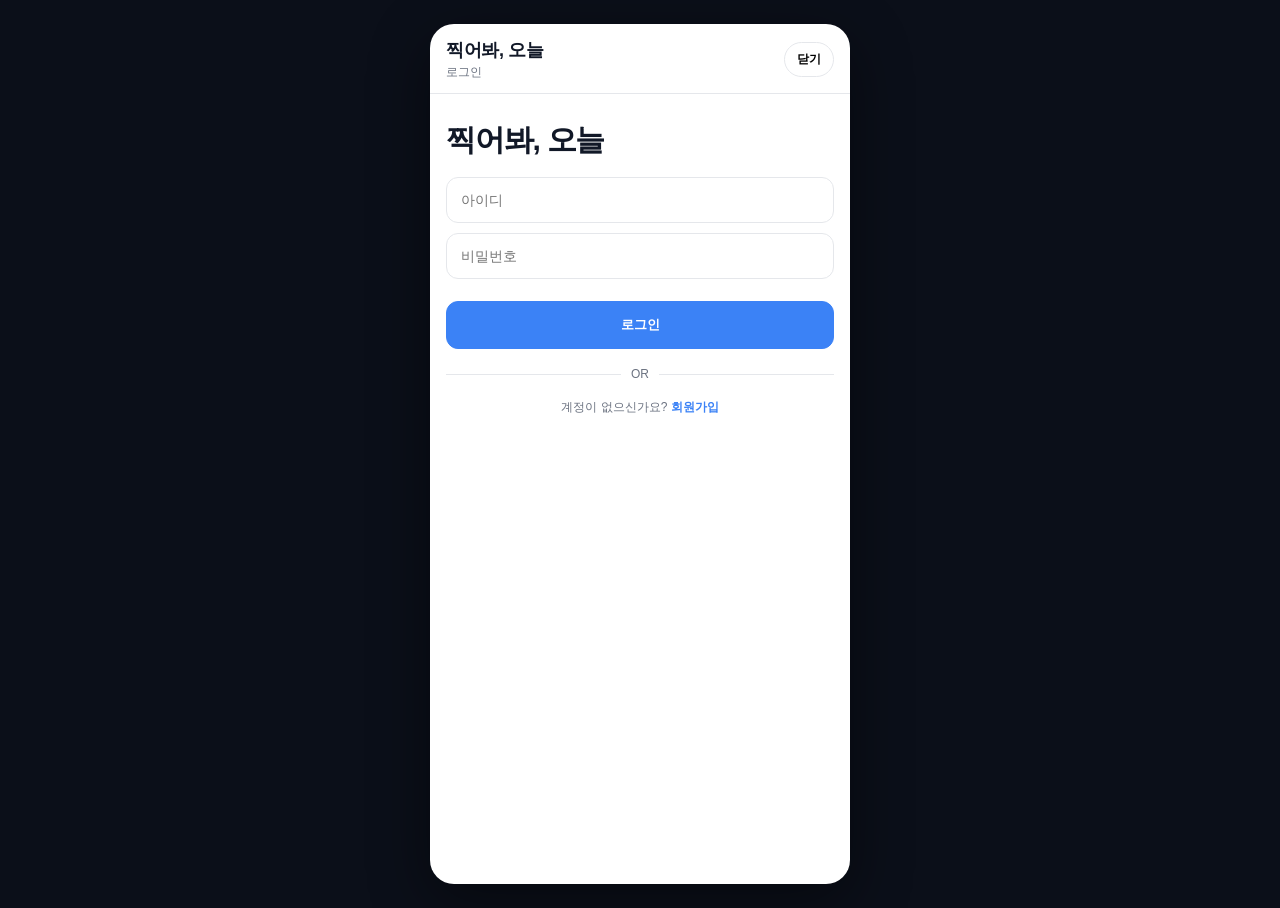
<file: templates/login.html>
<!doctype html>
<html lang="ko">

<head>
  <meta charset="utf-8" />
  <meta name="viewport" content="width=device-width, initial-scale=1" />
  <title>로그인 · 찍어봐, 오늘</title>
  <link rel="stylesheet" href="assets/css/style.css" />
  <script src="https://code.jquery.com/jquery-3.7.1.min.js"></script>

</head>

<body>
  <div class="phone">
    <div class="app">
      <header class="topbar">
        <div class="brand">
          <div class="title">찍어봐, 오늘</div>
          <div class="sub">로그인</div>
        </div>
        <div class="top-actions">
          <button class="pill" onclick="window.location.href='/'">닫기</button>
        </div>
      </header>

      <main class="form">
        <h1>찍어봐, 오늘</h1>

        <div class="field">
          <input class="input" id="username" placeholder="아이디" autocomplete="username" />
        </div>
        <div class="field">
          <input class="input" id="password" type="password" placeholder="비밀번호" autocomplete="current-password" />
        </div>

        <button class="btn primary" id="loginBtn">로그인</button>

        <div class="divider">OR</div>

        <div class="linkline">
          계정이 없으신가요? <a href='/register'>회원가입</a>
        </div>
      </main>
    </div>
  </div>



  <script>
    jQuery(function ($) {
      $("#loginBtn").click(function () {
        const username = $("#username").val().trim();
        const password = $("#password").val().trim();

        if (!username || !password) {
          alert("아이디/비밀번호를 입력해주세요.");
          return;
        }

        $.ajax({
          type: "POST",
          url: "/login",
          data: { username: username, password: password },
          success: function (response) {
            if (response['result'] === 'success') {
              alert(response['msg']);
              window.location.href = '/';
            }
            else {
              alert(response['msg']);
            }
          }
        });
      });
    });
  </script>
</body>

</html>
</file>
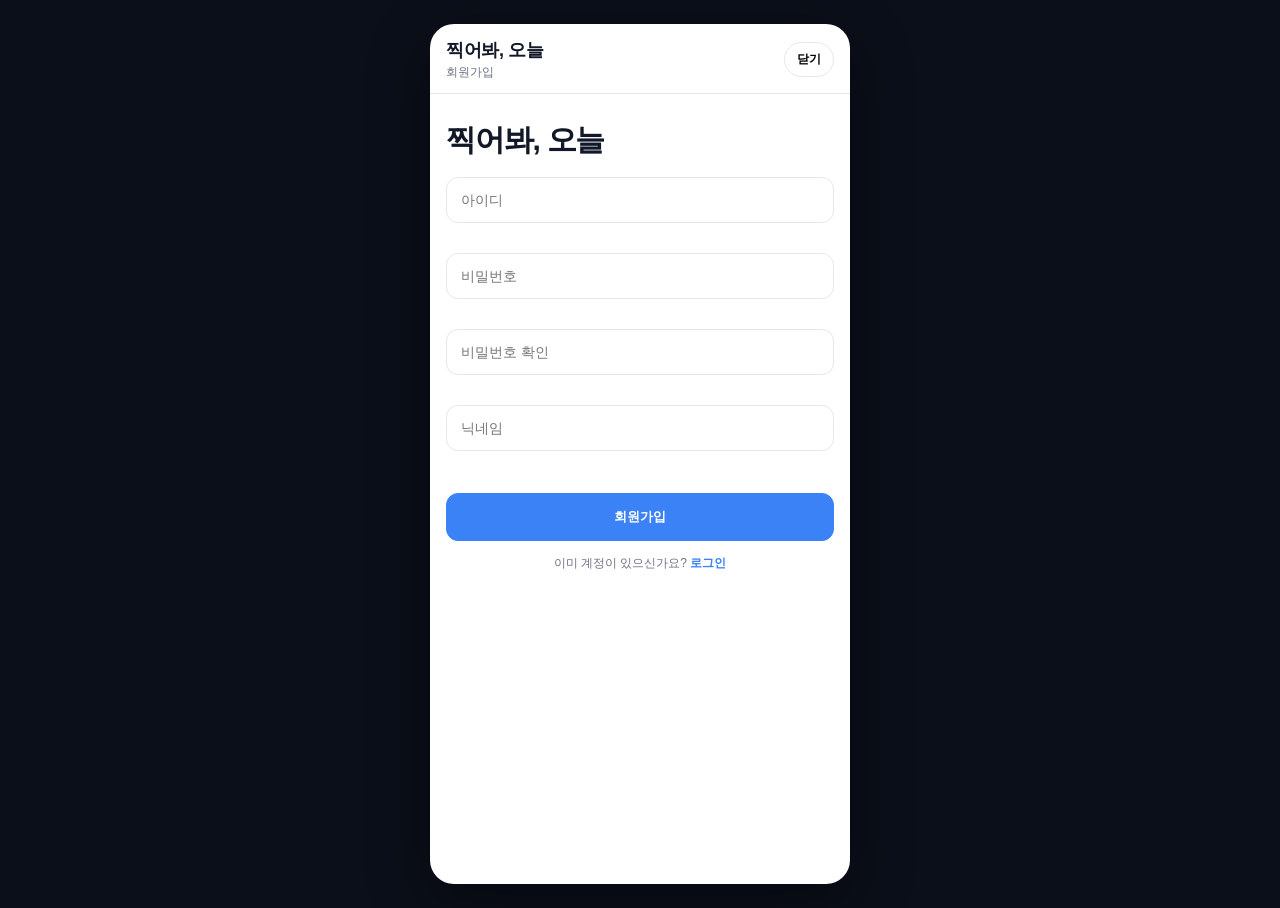
<file: templates/signup.html>
<!doctype html>
<html lang="ko">

<head>
  <meta charset="utf-8" />
  <meta name="viewport" content="width=device-width, initial-scale=1" />
  <title>회원가입 · 찍어봐, 오늘</title>
  <link rel="stylesheet" href="assets/css/style.css" />
  <script src="https://code.jquery.com/jquery-3.7.1.min.js"></script>

</head>

<body>
  <div class="phone">
    <div class="app">
      <header class="topbar">
        <div class="brand">
          <div class="title">찍어봐, 오늘</div>
          <div class="sub">회원가입</div>
        </div>
        <div class="top-actions">
          <button class="pill" onclick="window.location.href='/'">닫기</button>
        </div>
      </header>

      <main class="form">
        <h1>찍어봐, 오늘</h1>

        <div class="field">
          <input class="input" id="username" placeholder="아이디" />
          <span class="field-error" id="err-username"></span>
        </div>
        <div class="field">
          <input class="input" id="password" type="password" placeholder="비밀번호" />
          <span class="field-error" id="err-password"></span>
        </div>
        <div class="field">
          <input class="input" id="password2" type="password" placeholder="비밀번호 확인" />
          <span class="field-error" id="err-password2"></span>
        </div>
        <div class="field">
          <input class="input" id="nickname" placeholder="닉네임" />
          <span class="field-error" id="err-nickname"></span>
        </div>

        <button class="btn primary" id="signupBtn">회원가입</button>

        <div class="linkline" style="margin-top:14px;">
          이미 계정이 있으신가요? <a href="/login">로그인</a>
        </div>
      </main>
    </div>
  </div>


  <style>
    .field-error {
      display: block;
      color: #e53935;
      font-size: 12px;
      margin-top: 4px;
      min-height: 16px;
    }
    .input.is-error {
      border-color: #e53935;
    }
  </style>

  <script>
    jQuery(function ($) {
      function setError(inputId, errId, msg) {
        $("#" + inputId).addClass("is-error");
        $("#" + errId).text(msg);
      }
      function clearError(inputId, errId) {
        $("#" + inputId).removeClass("is-error");
        $("#" + errId).text("");
      }
      function clearAllErrors() {
        ["username", "password", "password2", "nickname"].forEach(function (id) {
          clearError(id, "err-" + id);
        });
      }

      // 입력할 때 해당 필드 에러 실시간 제거
      $("#username, #password, #password2, #nickname").on("input", function () {
        const id = this.id;
        clearError(id, "err-" + id);
      });

      $("#signupBtn").click(function () {
        clearAllErrors();

        const username = $("#username").val().trim();
        const pw1 = $("#password").val().trim();
        const pw2 = $("#password2").val().trim();
        const nick = $("#nickname").val().trim();

        let hasError = false;

        if (!username) { setError("username", "err-username", "아이디를 입력해주세요."); hasError = true; }
        if (!pw1)      { setError("password", "err-password", "비밀번호를 입력해주세요."); hasError = true; }
        if (!pw2)      { setError("password2", "err-password2", "비밀번호 확인을 입력해주세요."); hasError = true; }
        if (!nick)     { setError("nickname", "err-nickname", "닉네임을 입력해주세요."); hasError = true; }
        if (hasError) return;

        const idRegex = /^[a-z0-9_-]{5,20}$/;
        if (!idRegex.test(username)) {
          setError("username", "err-username", "5~20자의 영문 소문자, 숫자, 특수기호(_)(-)만 사용 가능합니다.");
          return;
        }

        const pwRegex = /^(?=.*[a-zA-Z])(?=.*\d)(?=.*[~!@#$%^&*()\-=_+])[A-Za-z\d~!@#$%^&*()\-=_+]{8,16}$/;
        if (!pwRegex.test(pw1)) {
          setError("password", "err-password", "8~16자, 영문·숫자·특수문자(~!@#$%^&*()-=_+)를 각각 최소 1개 포함해야 합니다.");
          return;
        }

        if (pw1 !== pw2) {
          setError("password2", "err-password2", "비밀번호가 일치하지 않습니다.");
          return;
        }

        const nickRegex = /^[a-zA-Z가-힣]{1,16}$/;
        if (!nickRegex.test(nick)) {
          setError("nickname", "err-nickname", "한글 또는 영문 1~16자로 입력해주세요. (숫자·특수문자 불가)");
          return;
        }

        $.ajax({
          type: "POST",
          url: "/register",
          data: { username: username, password: pw1, nickname: nick },
          success: function (response) {
            if (response['result'] === 'success') {
              alert(response['msg']);
              window.location.href = '/login';
            } else {
              // 서버 중복 에러 — fields 객체로 각 필드에 인라인 표시
              const fields = response['fields'] || {};
              if (fields.username) setError("username", "err-username", fields.username);
              if (fields.password) setError("password", "err-password", fields.password);
              if (fields.nickname) setError("nickname", "err-nickname", fields.nickname);
              if (!fields.username && !fields.password && !fields.nickname) alert(response['msg'] || "오류가 발생했습니다.");
            }
          },
          error: function () {
            alert("서버 통신 오류가 발생했습니다.");
          }
        });
      });
    });
  </script>

</body>

</html>
</file>
<file: templates/assets/css/style.css>
/*기본 css설정*/
:root{
  --bg:#ffffff;
  --text:#111827;
  --muted:#6b7280;
  --line:#e5e7eb;
  --primary:#3b82f6;
  --primary-600:#2563eb;
  --shadow: 0 10px 24px rgba(0,0,0,.08);
  --radius:16px;
  --max: 420px; /* 모바일 아이폰 고려*/
  --safe: env(safe-area-inset-bottom, 0px);
  --safeTop: env(safe-area-inset-top, 0px);
  --font: -apple-system,BlinkMacSystemFont,"Segoe UI",Roboto,Inter,Apple SD Gothic Neo, "Noto Sans KR",Arial,sans-serif;
}
/*body 배경*/
*{box-sizing:border-box}
html,body{height:100%}
body{
  margin:0;
  background:#0b0f19;
  font-family:var(--font);
  color:var(--text);
}
a{color:inherit; text-decoration:none}
button, input{font-family:inherit}
small{color:var(--muted)}
/*화면 중앙배치*/
.phone{
  min-height:100vh;
  display:flex;
  align-items:center;
  justify-content:center;
  padding:24px 12px;
}
.app{
  width:min(100%, var(--max));
  min-height: 860px;
  background:var(--bg);
  border-radius: 24px;
  overflow:hidden;
  box-shadow: 0 18px 60px rgba(0,0,0,.45);
  position:relative;
}

/*앱 상단부분*/
.topbar{
  padding: calc(14px + var(--safeTop)) 16px 12px;
  border-bottom:1px solid var(--line);
  display:flex;
  align-items:center;
  justify-content:space-between;
  gap:12px;
}
.brand{
  display:flex;
  flex-direction:column;
  gap:2px;
}
.brand .title{
  font-size:18px;
  font-weight:800;
  letter-spacing:-.02em;
}
.brand .sub{
  font-size:12px;
  color:var(--muted);
}
.top-actions{
  display:flex;
  align-items:center;
  gap:10px;
}
.pill{
  border:1px solid var(--line);
  background:#fff;
  padding:8px 12px;
  border-radius:999px;
  font-weight:700;
  font-size:12px;
  cursor:pointer;
}
.pill.primary{
  background:var(--primary);
  border-color:var(--primary);
  color:#fff;
}
.avatar{
  width:28px; height:28px;
  border-radius:50%;
  border:1px solid var(--line);
  object-fit:cover;
}

/* 메인 컨텐츠 부분 피드 부분*/
.main{
  padding:16px;
}
.section{
  margin-top:14px;
}
.mission{
  display:flex;
  flex-direction:column;
  gap:8px;
}
/* 카운트다운 타이머 */
.countdown{
  display:block;
  min-height:1em;
  font-size:12px;
  color:var(--muted);
  font-variant-numeric:tabular-nums;
}

/* 챌린지 날짜*/
.mission .day{
  display:inline-flex;
  align-self:flex-start;
  padding:6px 10px;
  border-radius:999px;
  background:#111827;
  color:#fff;
  font-size:12px;
  font-weight:800;
}
.mission h1{
  margin:0;
  font-size:28px;
  letter-spacing:-.04em;
}
.meta-row{
  display:flex;
  align-items:center;
  justify-content:space-between;
  color:var(--muted);
  font-size:12px;
}
.tabs{
  display:flex;
  gap:10px;
  padding:10px 0 12px;
  border-bottom:1px solid var(--line);
}
.tab{
  font-size:12px;
  font-weight:800;
  color:var(--muted);
  cursor:pointer;
  position:relative;
  padding:6px 2px;
}
.tab.active{
  color:var(--text);
}
.tab.active::after{
  content:"";
  position:absolute;
  left:0; right:0; bottom:-12px;
  height:2px;
  background:var(--text);
}

/* 피드 게시물*/
.feed-card{
  border-bottom:1px solid var(--line);
  padding:12px 0 16px;
}
.feed-head{
  display:flex;
  align-items:center;
  gap:10px;
  padding:6px 0 10px;
}
.feed-head .info{
  display:flex;
  flex-direction:column;
  line-height:1.1;
}
.feed-head .name{
  font-weight:800;
  font-size:13px;
}
.feed-head .time{
  font-size:11px;
  color:var(--muted);
}
.feed-img{
  width:100%;
  border-radius:16px;
  overflow:hidden;
  background:#f3f4f6;
}
.feed-img img{
  width:100%;
  display:block;
}
.actions{
  display:flex;
  align-items:center;
  gap:14px;
  padding:10px 4px 6px;
}
.icon-btn{
  display:inline-flex;
  align-items:center;
  gap:6px;
  border:none;
  background:transparent;
  padding:6px 4px;
  cursor:pointer;
  color:var(--text);
  font-weight:800;
}
.icon{
  width:18px; height:18px;
  display:inline-block;
}
.count{
  font-size:12px;
  color:var(--muted);
  font-weight:800;
}
.hash{
  font-weight:900;
  font-size:13px;
  margin:0 4px 0;
}
.cta-login{
  position:absolute;
  left:16px; right:16px;
  bottom: calc(16px + var(--safe));
  background: var(--primary);
  color:#fff;
  border-radius: 12px;
  padding: 12px 14px;
  display:none;
  box-shadow: var(--shadow);
  align-items:center;
  justify-content:space-between;
  gap:12px;
}
.cta-login.show{display:flex;}
.cta-login p{margin:0; font-weight:800; font-size:13px}
.cta-login .mini{
  border:1px solid rgba(255,255,255,.35);
  background:rgba(255,255,255,.12);
  color:#fff;
  padding:8px 10px;
  border-radius:10px;
  cursor:pointer;
  font-weight:900;
}

/* 카메라 버튼 플로팅 기능*/
.fab{
  position:absolute;
  right:18px;
  bottom: calc(86px + var(--safe));
  width:52px; height:52px;
  border-radius:50%;
  background:var(--primary);
  color:#fff;
  border:none;
  box-shadow: var(--shadow);
  display:flex;
  align-items:center;
  justify-content:center;
  cursor:pointer;
}
.fab:active{transform:translateY(1px)}
.fab svg{width:22px;height:22px}

/* 로그인, 회원가입*/
.form{
  padding:18px 16px 24px;
}
.form h1{
  margin:8px 0 16px;
  font-size:30px;
  letter-spacing:-.04em;
}
.field{
  margin:10px 0;
}
.input{
  width:100%;
  padding:14px 14px;
  border:1px solid var(--line);
  border-radius:12px;
  font-size:14px;
  outline:none;
}
.input:focus{border-color: var(--primary)}
.btn{
  width:100%;
  margin-top:12px;
  padding:14px 14px;
  border-radius:12px;
  border:1px solid var(--line);
  background:#fff;
  font-weight:900;
  cursor:pointer;
}
.btn.primary{
  background:var(--primary);
  border-color:var(--primary);
  color:#fff;
}
.divider{
  display:flex;
  align-items:center;
  gap:10px;
  margin:18px 0;
  color:var(--muted);
  font-size:12px;
}
.divider::before,.divider::after{
  content:"";
  height:1px; flex:1;
  background:var(--line);
}
.linkline{
  text-align:center;
  font-size:12px;
  color:var(--muted);
}
.linkline a{color:var(--primary); font-weight:900}

/* 게시물 업로드 부분*/
.tag{
  display:inline-flex;
  align-items:center;
  gap:6px;
  padding:8px 12px;
  background:#f3f4f6;
  border-radius:999px;
  font-weight:900;
  font-size:12px;
  margin-bottom:12px;
}
.drop{
  border:2px dashed #d1d5db;
  border-radius:18px;
  padding:22px;
  min-height: 320px;
  display:flex;
  align-items:center;
  justify-content:center;
  text-align:center;
  color:var(--muted);
  background:#fafafa;
}
/*이미지 미리보기 */
.preview{
  width:100%;
  border-radius:16px;
  overflow:hidden;
  display:none;
}
.preview img{width:100%; display:block}
.help{
  font-size:11px;
  color:var(--muted);
  margin:14px 2px 0;
  line-height:1.5;
}

/* 마이페이지*/
.profile{
  padding:12px 16px 18px;
}
.backrow{
  display:flex;
  align-items:center;
  gap:10px;
}
.back{
  border:none;background:transparent;
  font-weight:900;
  cursor:pointer;
  padding:6px 6px;
}
.center-title{
  flex:1;
  text-align:center;
  font-weight:900;
}
.prof-card{
  display:flex;
  align-items:center;
  gap:12px;
  padding:14px 0 10px;
}
.prof-card .big-avatar{
  width:64px;height:64px;border-radius:50%;
  border:1px solid var(--line);
  object-fit:cover;
}
.prof-card .nick{
  font-size:18px;
  font-weight:900;
}
.statbox{
  display:flex;
  border:1px solid var(--line);
  border-radius:14px;
  overflow:hidden;
  margin:10px 0 14px;
}
.stat{
  flex:1;
  padding:10px 0;
  text-align:center;
}
.stat + .stat{border-left:1px solid var(--line)}
.stat .n{font-weight:900}
.stat .t{font-size:11px;color:var(--muted);margin-top:2px}
.grid{
  display:grid;
  grid-template-columns: repeat(3, 1fr);
  gap:2px;
  background:var(--line);
}
.grid a, .grid div{
  background:#fff;
  aspect-ratio: 1/1;
  overflow:hidden;
}
.grid img{width:100%; height:100%; object-fit:cover; display:block}

/* comment 댓글 게시물 상세부분*/
.modal{
  position:absolute;
  inset:0;
  background: rgba(0,0,0,.55);
  display:none;
  align-items:flex-end;
}
.modal.show{display:flex;}
.sheet{
  width:100%;
  background:#fff;
  border-radius: 18px 18px 0 0;
  max-height: 88%;
  overflow:auto;
}
.sheet .sheet-top{
  padding:10px 12px;
  display:flex;
  align-items:center;
  justify-content:space-between;
  border-bottom:1px solid var(--line);
}
.sheet .sheet-top .x{
  border:none;background:transparent;font-weight:900;cursor:pointer;
  font-size:16px;padding:8px 10px;
}
.sheet-body{padding:12px 16px 16px;}
.comment{
  display:flex;
  gap:10px;
  margin:10px 0;
}
.comment .bubble{
  background:#f3f4f6;
  border-radius:14px;
  padding:10px 12px;
  width:100%;
}
.comment .bubble .who{font-weight:900; font-size:12px}
.comment .bubble .txt{font-size:13px; margin-top:4px}
.commentbar{
  display:flex;
  gap:10px;
  padding:10px 12px;
  border-top:1px solid var(--line);
  position:sticky;
  bottom:0;
  background:#fff;
}
.send{
  width:44px;height:44px;border-radius:12px;
  border:none; background:var(--primary); color:#fff;
  font-weight:900; cursor:pointer;
}
.small-note{font-size:11px;color:var(--muted);margin-top:10px}

.hidden{display:none !important;}


/*하단 네비*/
.bottom-nav{
  position:absolute;
  left:0; right:0;
  bottom:0;
  padding:10px 16px calc(10px + var(--safe));
  border-top:1px solid var(--line);
  background:#fff;
  display:flex;
  align-items:center;
  justify-content:center;
  gap:22px;
}
.nav-icon{
  width:34px;height:34px;
  border-radius:12px;
  border:1px solid var(--line);
  background:#fff;
  display:flex;
  align-items:center;
  justify-content:center;
  cursor:pointer;
}
.nav-icon svg{width:18px;height:18px}

/* 스크롤 탑 버튼 기본 제일 위로 사용자UI올려주는 부분 마우스 스크롤시만 나타남*/
.fab-top{
  position:absolute;
  right:18px;
  bottom: calc(150px + var(--safe));
  width:52px; height:52px;
  border-radius:50%;
  background:#fff;
  color:#111827;
  border:1px solid var(--line);
  box-shadow: var(--shadow);
  display:none;
  align-items:center;
  justify-content:center;
  cursor:pointer;
}
.fab-top.show{display:flex;}

/* 플로팅 버튼 앱 안에 있게 유지*/
:root{

  --appW: min(100vw, var(--max));
}


.fab{
  position: fixed;
  right: calc((100vw - var(--appW)) / 2 + 18px);
}

.fab-top{
  position: fixed;
  right: calc((100vw - var(--appW)) / 2 + 18px);
}

.main{
  padding-bottom: 20px;
}


/*회원가입OR닉네임 중복체크 부분*/
.msg{
  font-size: 12px;
  margin-top: 6px;
  line-height: 1.3;
}
.msg.error{ color: #d32f2f; }
.msg.success{ color: #2e7d32; }
</file>
